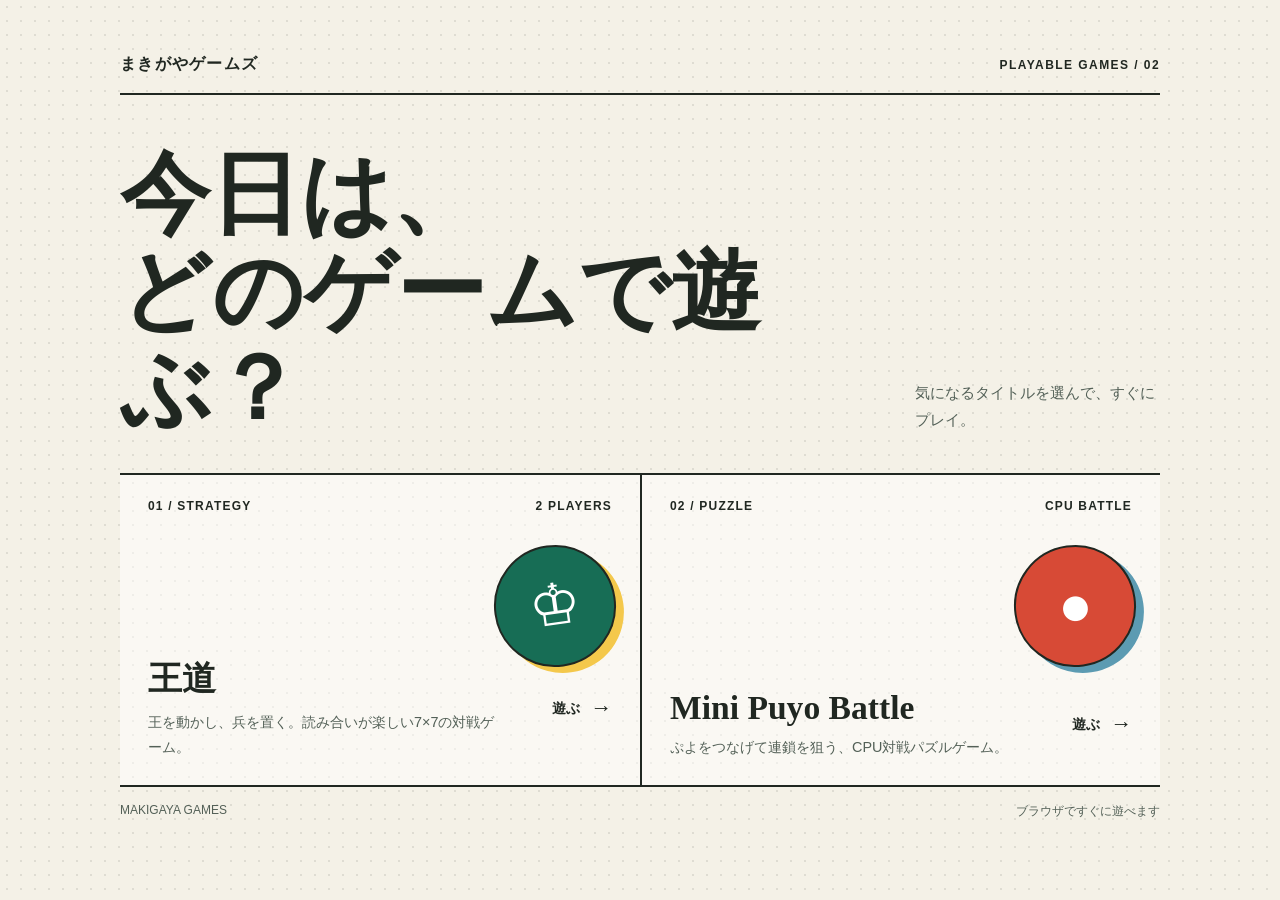
<file: index.html>
<!doctype html>
<html lang="ja">
<head>
  <meta charset="UTF-8" />
  <meta name="viewport" content="width=device-width, initial-scale=1.0" />
  <meta name="theme-color" content="#f4f1e7" />
  <title>まきがやゲームズ</title>
  <style>
    :root {
      color-scheme: light;
      --ink: #202721;
      --paper: #f4f1e7;
      --line: rgba(32, 39, 33, .22);
      --green: #176d55;
      --red: #d74a36;
      --yellow: #f4c84b;
    }

    * { box-sizing: border-box; }

    body {
      margin: 0;
      min-height: 100vh;
      color: var(--ink);
      background-color: var(--paper);
      background-image: radial-gradient(rgba(32, 39, 33, .1) .8px, transparent .8px);
      background-size: 14px 14px;
      font-family: "Yu Gothic", "Hiragino Kaku Gothic ProN", Meiryo, sans-serif;
    }

    .page {
      width: min(1040px, calc(100% - 40px));
      margin: 0 auto;
      padding: 54px 0 36px;
    }

    .masthead {
      display: flex;
      align-items: center;
      justify-content: space-between;
      gap: 20px;
      padding-bottom: 18px;
      border-bottom: 2px solid var(--ink);
    }

    .brand {
      margin: 0;
      font-family: "Yu Mincho", "Hiragino Mincho ProN", serif;
      font-size: 1rem;
      font-weight: 800;
      letter-spacing: .08em;
    }

    .edition {
      margin: 0;
      font-size: .75rem;
      font-weight: 800;
      letter-spacing: .12em;
    }

    .intro {
      display: grid;
      grid-template-columns: 1fr auto;
      align-items: end;
      gap: 24px;
      padding: 52px 0 36px;
    }

    .intro h1 {
      max-width: 700px;
      margin: 0;
      font-family: "Yu Mincho", "Hiragino Mincho ProN", serif;
      font-size: clamp(2.6rem, 8vw, 5.6rem);
      line-height: 1.08;
    }

    .intro p {
      max-width: 245px;
      margin: 0 0 4px;
      color: #536057;
      font-size: .95rem;
      line-height: 1.8;
    }

    .game-list {
      display: grid;
      grid-template-columns: repeat(2, minmax(0, 1fr));
      border-top: 2px solid var(--ink);
      border-bottom: 2px solid var(--ink);
    }

    .game-link {
      position: relative;
      display: flex;
      min-height: 310px;
      flex-direction: column;
      justify-content: space-between;
      overflow: hidden;
      padding: 24px 28px 26px;
      color: var(--ink);
      text-decoration: none;
      background: rgba(255, 255, 255, .48);
      transition: background-color .2s ease, transform .2s ease;
    }

    .game-link + .game-link { border-left: 2px solid var(--ink); }
    .game-link:hover { z-index: 1; background: #fffdf6; transform: translateY(-4px); }
    .game-link:focus-visible { z-index: 2; outline: 4px solid var(--green); outline-offset: -5px; }

    .game-top, .game-bottom {
      display: flex;
      align-items: center;
      justify-content: space-between;
      gap: 16px;
    }

    .game-number, .game-kind {
      margin: 0;
      font-size: .75rem;
      font-weight: 800;
      letter-spacing: .1em;
    }

    .game-art {
      position: absolute;
      top: 70px;
      right: 24px;
      display: grid;
      width: 122px;
      height: 122px;
      place-items: center;
      border: 2px solid var(--ink);
      border-radius: 50%;
      font-size: 3.6rem;
      line-height: 1;
      transform: rotate(-8deg);
    }

    .king .game-art { color: #fff; background: var(--green); box-shadow: 7px 7px 0 var(--yellow); }
    .puyo .game-art { color: #fff; background: var(--red); box-shadow: 7px 7px 0 #5c9bb2; }

    .game-copy { position: relative; z-index: 1; max-width: 75%; }
    .game-copy h2 { margin: 0 0 8px; font-family: "Yu Mincho", "Hiragino Mincho ProN", serif; font-size: 2.1rem; }
    .game-copy p { margin: 0; color: #536057; font-size: .9rem; line-height: 1.7; }

    .play-label {
      display: inline-flex;
      align-items: center;
      gap: 10px;
      font-size: .88rem;
      font-weight: 800;
    }

    .arrow { font-size: 1.35rem; transition: transform .2s ease; }
    .game-link:hover .arrow { transform: translateX(5px); }

    footer {
      display: flex;
      justify-content: space-between;
      gap: 16px;
      padding-top: 16px;
      color: #536057;
      font-size: .75rem;
    }

    footer p { margin: 0; }

    @media (max-width: 680px) {
      .page { width: min(100% - 28px, 520px); padding-top: 28px; }
      .intro { grid-template-columns: 1fr; gap: 14px; padding: 38px 0 26px; }
      .intro p { max-width: 320px; }
      .game-list { grid-template-columns: 1fr; }
      .game-link { min-height: 260px; padding: 20px; }
      .game-link + .game-link { border-top: 2px solid var(--ink); border-left: 0; }
      .game-art { top: 56px; right: 20px; width: 96px; height: 96px; font-size: 2.8rem; }
      .game-copy { max-width: 78%; }
      .game-copy h2 { font-size: 1.75rem; }
      footer { flex-wrap: wrap; }
    }

    @media (prefers-reduced-motion: reduce) {
      *, *::before, *::after { scroll-behavior: auto !important; transition-duration: .01ms !important; }
    }
  </style>
</head>
<body>
  <main class="page">
    <header class="masthead">
      <p class="brand">まきがやゲームズ</p>
      <p class="edition">PLAYABLE GAMES / 02</p>
    </header>

    <section class="intro" aria-labelledby="page-title">
      <h1 id="page-title">今日は、<br />どのゲームで遊ぶ？</h1>
      <p>気になるタイトルを選んで、すぐにプレイ。</p>
    </section>

    <nav class="game-list" aria-label="ゲーム一覧">
      <a class="game-link king" href="./next-game/index.html">
        <div class="game-top">
          <p class="game-number">01 / STRATEGY</p>
          <p class="game-kind">2 PLAYERS</p>
        </div>
        <div class="game-art" aria-hidden="true">♔</div>
        <div class="game-bottom">
          <div class="game-copy">
            <h2>王道</h2>
            <p>王を動かし、兵を置く。読み合いが楽しい7×7の対戦ゲーム。</p>
          </div>
          <span class="play-label">遊ぶ <span class="arrow" aria-hidden="true">→</span></span>
        </div>
      </a>

      <a class="game-link puyo" href="./archives/puyopuyo/puyopuyo.html">
        <div class="game-top">
          <p class="game-number">02 / PUZZLE</p>
          <p class="game-kind">CPU BATTLE</p>
        </div>
        <div class="game-art" aria-hidden="true">●</div>
        <div class="game-bottom">
          <div class="game-copy">
            <h2>Mini Puyo Battle</h2>
            <p>ぷよをつなげて連鎖を狙う、CPU対戦パズルゲーム。</p>
          </div>
          <span class="play-label">遊ぶ <span class="arrow" aria-hidden="true">→</span></span>
        </div>
      </a>
    </nav>

    <footer>
      <p>MAKIGAYA GAMES</p>
      <p>ブラウザですぐに遊べます</p>
    </footer>
  </main>
</body>
</html>
</file>
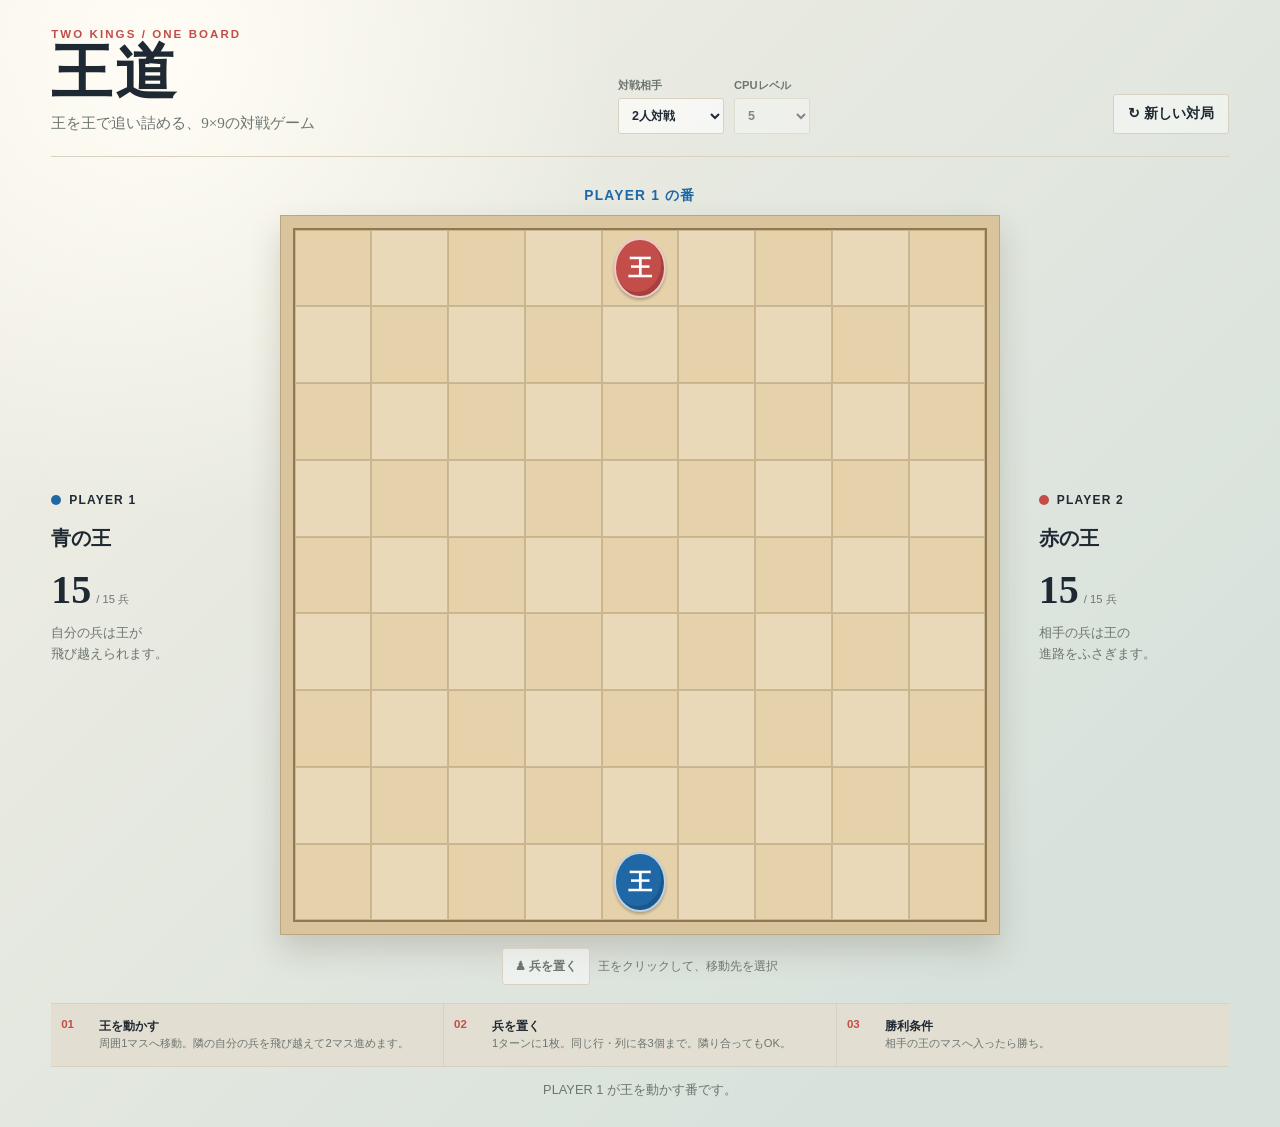
<file: next-game/index.html>
<!doctype html>
<html lang="ja">
<head>
  <meta charset="UTF-8" />
  <meta name="viewport" content="width=device-width, initial-scale=1.0" />
  <title>王道 | 9x9 ボードゲーム</title>
  <link rel="stylesheet" href="./styles.css" />
</head>
<body>
  <main class="app">
    <header class="topbar">
      <div>
        <p class="eyebrow">TWO KINGS / ONE BOARD</p>
        <h1>王道</h1>
        <p class="subtitle">王を王で追い詰める、9×9の対戦ゲーム</p>
      </div>
      <div class="match-settings">
        <label for="opponentMode">対戦相手
          <select id="opponentMode">
            <option value="human">2人対戦</option>
            <option value="cpu">CPU対戦</option>
          </select>
        </label>
        <label for="cpuLevel">CPUレベル
          <select id="cpuLevel" disabled>
            <option value="1">1</option>
            <option value="2">2</option>
            <option value="3">3</option>
            <option value="5" selected>5</option>
            <option value="6">6</option>
            <option value="7">7</option>
            <option value="8">8</option>
            <option value="9">9</option>
            <option value="10">10</option>
            <option value="100">100</option>
          </select>
        </label>
      </div>
      <button class="reset-button" id="resetButton" type="button">↻ 新しい対局</button>
    </header>

    <section class="game-layout">
      <aside class="side-panel player-panel player-one" id="playerOnePanel">
        <div class="player-heading"><span class="player-mark"></span><span>PLAYER 1</span></div>
        <div class="king-label">青の王</div>
        <div class="pawn-count"><strong id="playerOnePawns">15</strong><span>/ 15 兵</span></div>
        <p>自分の兵は王が<br />飛び越えられます。</p>
      </aside>

      <section class="board-area">
        <div class="turn-banner" id="turnBanner">PLAYER 1 の番</div>
        <div class="board-frame">
          <div class="board" id="board" role="grid" aria-label="9×9のゲーム盤"></div>
        </div>
        <div class="action-bar">
          <button class="action-button" id="placeMode" type="button">♟ 兵を置く</button>
          <span class="hint" id="hint">王をクリックして、移動先を選択</span>
        </div>
      </section>

      <aside class="side-panel player-panel player-two" id="playerTwoPanel">
        <div class="player-heading"><span class="player-mark"></span><span id="playerTwoName">PLAYER 2</span></div>
        <div class="king-label">赤の王</div>
        <div class="pawn-count"><strong id="playerTwoPawns">15</strong><span>/ 15 兵</span></div>
        <p>相手の兵は王の<br />進路をふさぎます。</p>
      </aside>
    </section>

    <section class="rules">
      <div><span class="rule-number">01</span><strong>王を動かす</strong><span>周囲1マスへ移動。隣の自分の兵を飛び越えて2マス進めます。</span></div>
      <div><span class="rule-number">02</span><strong>兵を置く</strong><span>1ターンに1枚。同じ行・列に各3個まで。隣り合ってもOK。</span></div>
      <div><span class="rule-number">03</span><strong>勝利条件</strong><span>相手の王のマスへ入ったら勝ち。</span></div>
    </section>
    <p class="status" id="status" aria-live="polite">PLAYER 1 が王を動かす番です。</p>
  </main>

  <div class="victory-overlay" id="victoryOverlay" aria-hidden="true">
    <div class="confetti" id="confetti" aria-hidden="true"></div>
    <div class="victory-card">
      <div class="victory-crown">♛</div>
      <p class="victory-kicker">CHECKMATE</p>
      <h2 id="victoryTitle">PLAYER 1 勝利！</h2>
      <p>相手の王を捕まえました</p>
      <button class="reset-button" id="victoryReset" type="button">もう一度遊ぶ</button>
    </div>
  </div>

  <script src="./game.js"></script>
</body>
</html>
</file>
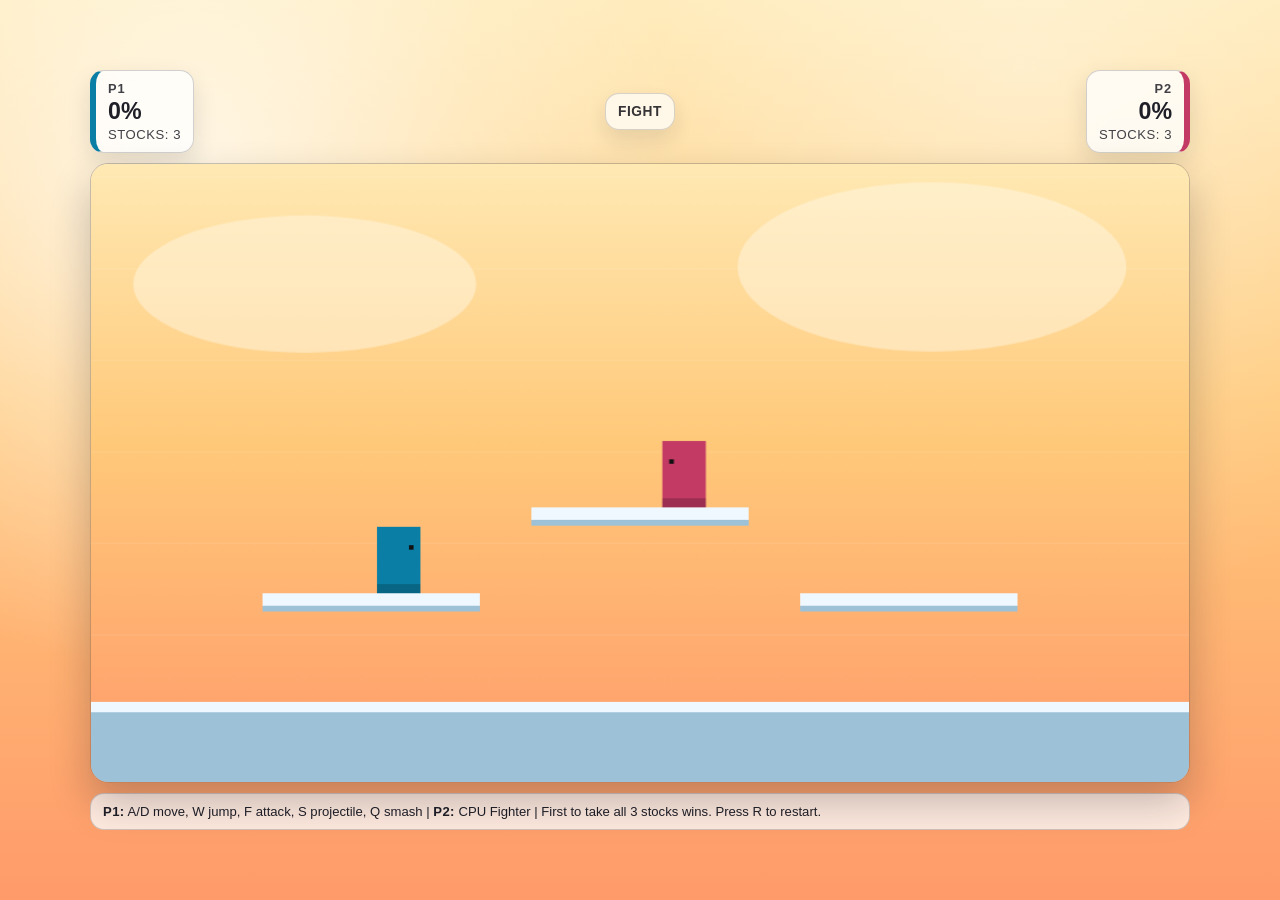
<file: archives/puyopuyo/index.html>
<!doctype html>
<html lang="en">
<head>
	<meta charset="UTF-8" />
	<meta name="viewport" content="width=device-width, initial-scale=1.0" />
	<title>Sky Clash 2D</title>
	<style>
		:root {
			--bg-top: #ffe9b3;
			--bg-mid: #ffc97a;
			--bg-bottom: #ff9a6a;
			--ink: #1f1f28;
			--ui-card: rgba(255, 255, 255, 0.78);
			--ui-border: rgba(31, 31, 40, 0.2);
			--accent-a: #0a7ea4;
			--accent-b: #c33a65;
		}

		* {
			box-sizing: border-box;
		}

		body {
			margin: 0;
			min-height: 100vh;
			color: var(--ink);
			font-family: "Trebuchet MS", "Segoe UI", Tahoma, sans-serif;
			background:
				radial-gradient(circle at 15% 20%, rgba(255, 255, 255, 0.75), transparent 38%),
				radial-gradient(circle at 80% 8%, rgba(255, 255, 255, 0.4), transparent 42%),
				linear-gradient(180deg, var(--bg-top) 0%, var(--bg-mid) 45%, var(--bg-bottom) 100%);
			display: grid;
			place-items: center;
			padding: 18px;
		}

		.wrap {
			width: min(1100px, 96vw);
			display: grid;
			gap: 10px;
		}

		.hud {
			display: grid;
			grid-template-columns: 1fr auto 1fr;
			gap: 10px;
			align-items: center;
		}

		.panel {
			background: var(--ui-card);
			border: 1px solid var(--ui-border);
			border-radius: 14px;
			padding: 10px 12px;
			box-shadow: 0 10px 24px rgba(16, 22, 34, 0.12);
			backdrop-filter: blur(4px);
		}

		.p1 {
			justify-self: start;
			border-left: 6px solid var(--accent-a);
		}

		.p2 {
			justify-self: end;
			text-align: right;
			border-right: 6px solid var(--accent-b);
		}

		.center {
			font-weight: 700;
			letter-spacing: 0.04em;
			text-transform: uppercase;
			font-size: 0.86rem;
			opacity: 0.9;
			text-align: center;
		}

		.name {
			font-weight: 700;
			text-transform: uppercase;
			font-size: 0.8rem;
			letter-spacing: 0.07em;
			opacity: 0.85;
			margin-bottom: 4px;
		}

		.stat {
			font-size: 1.45rem;
			line-height: 1;
			font-weight: 800;
		}

		.stocks {
			font-size: 0.82rem;
			margin-top: 4px;
			opacity: 0.85;
			letter-spacing: 0.04em;
		}

		.stage {
			position: relative;
			border-radius: 18px;
			overflow: hidden;
			border: 1px solid rgba(20, 20, 28, 0.24);
			box-shadow: 0 20px 40px rgba(17, 12, 24, 0.24);
		}

		canvas {
			display: block;
			width: 100%;
			height: auto;
			aspect-ratio: 16 / 9;
			background: transparent;
		}

		.help {
			font-size: 0.82rem;
			background: var(--ui-card);
			border: 1px solid var(--ui-border);
			border-radius: 14px;
			padding: 8px 12px;
			line-height: 1.5;
		}

		.help strong {
			letter-spacing: 0.03em;
		}

		@media (max-width: 800px) {
			.hud {
				grid-template-columns: 1fr;
			}

			.p2 {
				justify-self: start;
				text-align: left;
				border-right: 0;
				border-left: 6px solid var(--accent-b);
			}

			.center {
				order: -1;
			}
		}
	</style>
</head>
<body>
	<div class="wrap">
		<div class="hud">
			<div class="panel p1">
				<div class="name">P1</div>
				<div id="p1Damage" class="stat">0%</div>
				<div id="p1Stocks" class="stocks">STOCKS: 3</div>
			</div>
			<div class="panel center" id="status">Fight</div>
			<div class="panel p2">
				<div class="name">P2</div>
				<div id="p2Damage" class="stat">0%</div>
				<div id="p2Stocks" class="stocks">STOCKS: 3</div>
			</div>
		</div>

		<div class="stage">
			<canvas id="game" width="960" height="540"></canvas>
		</div>

		<div class="help">
			<strong>P1:</strong> A/D move, W jump, F attack, S projectile, Q smash
			| <strong>P2:</strong> CPU Fighter
			| First to take all 3 stocks wins. Press R to restart.
		</div>
	</div>

	<script>
		const canvas = document.getElementById("game");
		const ctx = canvas.getContext("2d");

		const ui = {
			p1Damage: document.getElementById("p1Damage"),
			p2Damage: document.getElementById("p2Damage"),
			p1Stocks: document.getElementById("p1Stocks"),
			p2Stocks: document.getElementById("p2Stocks"),
			status: document.getElementById("status")
		};

		const W = canvas.width;
		const H = canvas.height;

		const WORLD = {
			gravity: 0.42,
			floorY: 470,
			leftBlast: -210,
			rightBlast: W + 210,
			bottomBlast: H + 220,
			topBlast: -280
		};

		const PLATFORMS = [
			{ x: 150, y: 375, w: 190, h: 16 },
			{ x: 620, y: 375, w: 190, h: 16 },
			{ x: 385, y: 300, w: 190, h: 16 }
		];

		const keys = new Set();
		const blockedKeys = new Set(["w", "a", "d", "f", "s", "q", "r"]);

		window.addEventListener("keydown", (e) => {
			const k = e.key.toLowerCase();
			if (blockedKeys.has(k)) e.preventDefault();
			keys.add(k);

			if (k === "r" && game.over) {
				resetMatch();
			}
		});

		window.addEventListener("keyup", (e) => {
			keys.delete(e.key.toLowerCase());
		});

		function mkPlayer(id, color, controls, spawnX) {
			return {
				id,
				color,
				controls,
				x: spawnX,
				y: 60,
				w: 38,
				h: 58,
				vx: 0,
				vy: 0,
				face: id === 1 ? 1 : -1,
				speed: 1.02,
				jumpPower: 9.5,
				grounded: false,
				airJumps: 1,
				maxAirJumps: 1,
				damage: 0,
				stocks: 3,
				hitstun: 0,
				invuln: 0,
				attackCooldown: 0,
				attackBuffer: 0,
				hurtFlash: 0,
				respawnTimer: 0,
				_jumpHeld: false,
				_attackHeld: false,
				_specialHeld: false,
				_smashHeld: false
			};
		}

		const game = {
			over: false,
			winner: null,
			impact: 0,
			attacks: [],
			projectiles: []
		};

		const p1 = mkPlayer(1, "#0a7ea4", { left: "a", right: "d", jump: "w", attack: "f", special: "s", smash: "q" }, 250);
		const p2 = mkPlayer(2, "#c33a65", { left: "j", right: "l", jump: "i", attack: "h" }, 710);

		function resetFighter(p, x) {
			p.x = x;
			p.y = 60;
			p.vx = 0;
			p.vy = 0;
			p.face = p.id === 1 ? 1 : -1;
			p.damage = 0;
			p.hitstun = 0;
			p.invuln = 90;
			p.hurtFlash = 0;
			p.grounded = false;
			p.airJumps = p.maxAirJumps;
			p.attackCooldown = 0;
			p.respawnTimer = 0;
			p._jumpHeld = false;
			p._attackHeld = false;
			p._specialHeld = false;
			p._smashHeld = false;
		}

		function resetMatch() {
			p1.stocks = 3;
			p2.stocks = 3;
			resetFighter(p1, 250);
			resetFighter(p2, 710);
			game.over = false;
			game.winner = null;
			game.attacks = [];
			game.projectiles = [];
			game.impact = 0;
			ui.status.textContent = "Fight";
		}

		function intersects(a, b) {
			return a.x < b.x + b.w && a.x + a.w > b.x && a.y < b.y + b.h && a.y + a.h > b.y;
		}

		function spawnAttack(p) {
			const reach = 42;
			const box = {
				type: "jab",
				owner: p,
				x: p.face === 1 ? p.x + p.w : p.x - reach,
				y: p.y + 14,
				w: reach,
				h: 24,
				ttl: 7,
				damage: 10,
				kbBase: 6.1,
				kbScale: 0.1,
				kbX: 1.34,
				kbY: 0.2
			};
			game.attacks.push(box);
			p.attackCooldown = 22;
			p.attackBuffer = 3;
		}

		function spawnSmash(p) {
			const reach = 72;
			const box = {
				type: "smash",
				owner: p,
				x: p.face === 1 ? p.x + p.w - 4 : p.x - reach + 4,
				y: p.y + 10,
				w: reach,
				h: 36,
				ttl: 10,
				damage: 36,
				kbBase: 16.5,
				kbScale: 0.22,
				kbX: 2.7,
				kbY: 0.07
			};
			game.attacks.push(box);
			p.attackCooldown = 48;
			p.attackBuffer = 7;
		}

		function spawnProjectile(p) {
			const projectile = {
				owner: p,
				x: p.face === 1 ? p.x + p.w + 2 : p.x - 16,
				y: p.y + 22,
				w: 16,
				h: 10,
				vx: p.face * 7.4,
				ttl: 95,
				damage: 8,
				kbBase: 6.4,
				kbScale: 0.1,
				kbX: 1.5,
				kbY: 0.15
			};
			game.projectiles.push(projectile);
			p.attackCooldown = 28;
			p.attackBuffer = 4;
		}

		function applyHit(attack, target) {
			if (target.invuln > 0 || target.respawnTimer > 0) return;

			const dir = attack.owner.face;
			const k = (attack.kbBase + target.damage * attack.kbScale) * 1.22;
			const kbX = attack.kbX ?? 1.18;
			const kbY = attack.kbY ?? 0.2;
			const sideBlastBoost = 1.32;
			target.damage = Math.min(999, target.damage + attack.damage);
			target.vx = dir * (k * kbX * sideBlastBoost);
			target.vy = -(k * kbY) - 0.7;
			target.hitstun = Math.floor(8 + target.damage * 0.14);
			target.invuln = 11;
			target.hurtFlash = 8;
			game.impact = 6;
		}

		function runControls(p) {
			if (p.respawnTimer > 0 || game.over) return;

			const left = keys.has(p.controls.left);
			const right = keys.has(p.controls.right);
			const jump = keys.has(p.controls.jump);
			const attack = keys.has(p.controls.attack);
			const special = !!p.controls.special && keys.has(p.controls.special);
			const smash = !!p.controls.smash && keys.has(p.controls.smash);

			if (p.hitstun <= 0) {
				if (left) {
					p.vx -= p.speed;
					p.face = -1;
				}
				if (right) {
					p.vx += p.speed;
					p.face = 1;
				}

				if (jump && !p._jumpHeld) {
					if (p.grounded) {
						p.vy = -p.jumpPower;
						p.grounded = false;
					} else if (p.airJumps > 0) {
						p.vy = -p.jumpPower * 0.95;
						p.airJumps -= 1;
					}
				}

				if (attack && !p._attackHeld && p.attackCooldown <= 0) {
					spawnAttack(p);
				}

				if (special && !p._specialHeld && p.attackCooldown <= 0) {
					spawnProjectile(p);
				}

				if (smash && !p._smashHeld && p.attackCooldown <= 0) {
					spawnSmash(p);
				}
			}

			p._jumpHeld = jump;
			p._attackHeld = attack;
			p._specialHeld = special;
			p._smashHeld = smash;
		}

		function runCpuControls(p, target) {
			if (p.respawnTimer > 0 || game.over) return;

			if (p.hitstun > 0) return;

			const pCenterX = p.x + p.w * 0.5;
			const tCenterX = target.x + target.w * 0.5;
			const dx = tCenterX - pCenterX;
			const adx = Math.abs(dx);
			const dy = target.y - p.y;

			const edgeGuard = 60;
			if (p.x < edgeGuard) {
				p.vx += p.speed;
				p.face = 1;
			} else if (p.x + p.w > W - edgeGuard) {
				p.vx -= p.speed;
				p.face = -1;
			} else {
				const keepDistance = 42;
				if (adx > keepDistance + 14) {
					if (dx < 0) {
						p.vx -= p.speed;
						p.face = -1;
					} else {
						p.vx += p.speed;
						p.face = 1;
					}
				}
			}

			if (p.grounded && dy < -42 && Math.random() < 0.08) {
				p.vy = -p.jumpPower;
				p.grounded = false;
			}

			const needsRecoveryJump = !p.grounded && p.y > WORLD.floorY - 120 && p.vy > 1.2;
			if (needsRecoveryJump && p.airJumps > 0) {
				p.vy = -p.jumpPower * 0.95;
				p.airJumps -= 1;
			}

			const inRange = adx < 70 && Math.abs(dy) < 46;
			const smashRange = adx < 52 && Math.abs(dy) < 34;
			if (inRange && p.attackCooldown <= 0 && Math.random() < 0.35) {
				spawnAttack(p);
			} else if (smashRange && p.attackCooldown <= 0 && Math.random() < 0.14) {
				spawnSmash(p);
			}
		}

		function resolveStageCollision(p) {
			p.grounded = false;

			if (p.y + p.h >= WORLD.floorY) {
				p.y = WORLD.floorY - p.h;
				p.vy = 0;
				p.grounded = true;
				p.airJumps = p.maxAirJumps;
			}

			for (const plat of PLATFORMS) {
				const wasAbove = p.y + p.h - p.vy <= plat.y;
				const willOverlapX = p.x + p.w > plat.x && p.x < plat.x + plat.w;

				if (willOverlapX && wasAbove && p.y + p.h >= plat.y && p.y + p.h <= plat.y + plat.h + 10 && p.vy >= 0) {
					p.y = plat.y - p.h;
					p.vy = 0;
					p.grounded = true;
					p.airJumps = p.maxAirJumps;
				}
			}
		}

		function updatePlayer(p, inputMode, target) {
			if (p.respawnTimer > 0) {
				p.respawnTimer -= 1;
				if (p.respawnTimer <= 0) {
					const spawnX = p.id === 1 ? 250 : 710;
					resetFighter(p, spawnX);
				}
				return;
			}

			if (inputMode === "cpu") {
				runCpuControls(p, target);
			} else {
				runControls(p);
			}

			if (p.hitstun > 0) p.hitstun -= 1;
			if (p.invuln > 0) p.invuln -= 1;
			if (p.attackCooldown > 0) p.attackCooldown -= 1;
			if (p.attackBuffer > 0) p.attackBuffer -= 1;
			if (p.hurtFlash > 0) p.hurtFlash -= 1;

			p.vy += WORLD.gravity;

			const maxH = p.hitstun > 0 ? 10.2 : 7.6;
			if (p.vx > maxH) p.vx = maxH;
			if (p.vx < -maxH) p.vx = -maxH;

			const drag = p.grounded ? 0.77 : 0.92;
			p.vx *= drag;

			p.x += p.vx;
			p.y += p.vy;

			resolveStageCollision(p);

			const blastOut =
				p.x + p.w < WORLD.leftBlast ||
				p.x > WORLD.rightBlast ||
				p.y > WORLD.bottomBlast ||
				p.y + p.h < WORLD.topBlast;

			if (blastOut && !game.over) {
				p.stocks -= 1;
				if (p.stocks <= 0) {
					game.over = true;
					game.winner = p.id === 1 ? 2 : 1;
					ui.status.textContent = "P" + game.winner + " Wins - Press R";
				} else {
					p.respawnTimer = 75;
				}
			}
		}

		function updateAttacks() {
			for (let i = game.attacks.length - 1; i >= 0; i -= 1) {
				const a = game.attacks[i];
				a.ttl -= 1;

				const target = a.owner === p1 ? p2 : p1;
				const hurtbox = { x: target.x, y: target.y, w: target.w, h: target.h };

				if (a.ttl > 0 && intersects(a, hurtbox)) {
					applyHit(a, target);
					a.ttl = 0;
				}

				if (a.ttl <= 0) game.attacks.splice(i, 1);
			}
		}

		function updateProjectiles() {
			for (let i = game.projectiles.length - 1; i >= 0; i -= 1) {
				const b = game.projectiles[i];
				b.x += b.vx;
				b.ttl -= 1;

				const target = b.owner === p1 ? p2 : p1;
				const hurtbox = { x: target.x, y: target.y, w: target.w, h: target.h };

				if (b.ttl > 0 && intersects(b, hurtbox)) {
					applyHit(b, target);
					b.ttl = 0;
				}

				const out = b.x + b.w < -40 || b.x > W + 40;
				if (b.ttl <= 0 || out) game.projectiles.splice(i, 1);
			}
		}

		function drawBackground(t) {
			const g = ctx.createLinearGradient(0, 0, 0, H);
			g.addColorStop(0, "#ffe9b3");
			g.addColorStop(0.45, "#ffc97a");
			g.addColorStop(1, "#ff9a6a");
			ctx.fillStyle = g;
			ctx.fillRect(0, 0, W, H);

			ctx.save();
			const drift = Math.sin(t * 0.00035) * 14;
			ctx.globalAlpha = 0.45;
			ctx.fillStyle = "#fff8e8";
			ctx.beginPath();
			ctx.ellipse(180 + drift, 105, 150, 60, 0, 0, Math.PI * 2);
			ctx.ellipse(740 - drift * 0.7, 90, 170, 74, 0, 0, Math.PI * 2);
			ctx.fill();
			ctx.restore();

			for (let i = 0; i < 7; i += 1) {
				ctx.fillStyle = "rgba(255,255,255,0.09)";
				ctx.fillRect(0, i * 80 + (t * 0.02 % 18), W, 1);
			}
		}

		function drawStage() {
			ctx.fillStyle = "#f0f8ff";
			ctx.fillRect(0, WORLD.floorY, W, H - WORLD.floorY);

			ctx.fillStyle = "#9dc2d8";
			ctx.fillRect(0, WORLD.floorY + 9, W, H - WORLD.floorY);

			for (const p of PLATFORMS) {
				ctx.fillStyle = "#f0f8ff";
				ctx.fillRect(p.x, p.y, p.w, p.h);
				ctx.fillStyle = "#9dc2d8";
				ctx.fillRect(p.x, p.y + p.h - 5, p.w, 5);
			}
		}

		function drawPlayer(p) {
			if (p.respawnTimer > 0) {
				if (Math.floor(p.respawnTimer / 7) % 2 === 0) return;
			}

			ctx.save();

			if (p.invuln > 0 && Math.floor(p.invuln / 4) % 2 === 0) {
				ctx.globalAlpha = 0.55;
			}

			const bob = p.grounded ? 0 : Math.sin(performance.now() * 0.02) * 0.6;
			const x = p.x;
			const y = p.y + bob;

			ctx.fillStyle = p.hurtFlash > 0 ? "#fff0f0" : p.color;
			ctx.fillRect(x, y, p.w, p.h);

			ctx.fillStyle = "rgba(0,0,0,0.2)";
			ctx.fillRect(x, y + p.h - 8, p.w, 8);

			ctx.fillStyle = "#111";
			const eyeX = p.face === 1 ? x + p.w - 10 : x + 6;
			ctx.fillRect(eyeX, y + 16, 4, 4);

			if (p.attackBuffer > 0) {
				ctx.strokeStyle = "rgba(255,255,255,0.92)";
				ctx.lineWidth = 3;
				const cx = p.face === 1 ? x + p.w + 9 : x - 9;
				const arcRadius = Math.max(2, 9 + (3 - p.attackBuffer) * 5);
				ctx.beginPath();
				ctx.arc(cx, y + 24, arcRadius, 0.2, Math.PI * 1.8);
				ctx.stroke();
			}

			ctx.restore();
		}

		function drawAttacks() {
			ctx.save();
			ctx.fillStyle = "rgba(255,255,255,0.28)";
			for (const a of game.attacks) {
				ctx.fillRect(a.x, a.y, a.w, a.h);
			}
			ctx.restore();
		}

		function drawProjectiles() {
			ctx.save();
			for (const b of game.projectiles) {
				const grad = ctx.createLinearGradient(b.x, b.y, b.x + b.w, b.y);
				grad.addColorStop(0, "#f8ffcf");
				grad.addColorStop(1, "#ffb86b");
				ctx.fillStyle = grad;
				ctx.fillRect(b.x, b.y, b.w, b.h);
				ctx.fillStyle = "rgba(255,255,255,0.6)";
				ctx.fillRect(b.x + 3, b.y + 2, b.w - 6, 2);
			}
			ctx.restore();
		}

		function updateUI() {
			ui.p1Damage.textContent = Math.floor(p1.damage) + "%";
			ui.p2Damage.textContent = Math.floor(p2.damage) + "%";
			ui.p1Stocks.textContent = "STOCKS: " + p1.stocks;
			ui.p2Stocks.textContent = "STOCKS: " + p2.stocks;
			if (!game.over) ui.status.textContent = "Fight";
		}

		function step(t) {
			if (!game.over) {
				updatePlayer(p1, "human", p2);
				updatePlayer(p2, "cpu", p1);
				updateAttacks();
				updateProjectiles();
			}

			if (game.impact > 0) game.impact -= 1;
			updateUI();

			ctx.save();
			if (game.impact > 0) {
				const s = game.impact;
				ctx.translate((Math.random() - 0.5) * s * 1.2, (Math.random() - 0.5) * s * 1.2);
			}

			drawBackground(t);
			drawStage();
			drawAttacks();
			drawProjectiles();
			drawPlayer(p1);
			drawPlayer(p2);
			ctx.restore();

			if (game.over) {
				ctx.save();
				ctx.fillStyle = "rgba(10,12,20,0.45)";
				ctx.fillRect(0, 0, W, H);
				ctx.fillStyle = "#fff";
				ctx.textAlign = "center";
				ctx.font = "bold 54px Trebuchet MS";
				ctx.fillText("P" + game.winner + " Wins", W / 2, H / 2 - 8);
				ctx.font = "bold 24px Trebuchet MS";
				ctx.fillText("Press R to Restart", W / 2, H / 2 + 36);
				ctx.restore();
			}

			requestAnimationFrame(step);
		}

		resetMatch();
		requestAnimationFrame(step);
	</script>
</body>
</html>
</file>
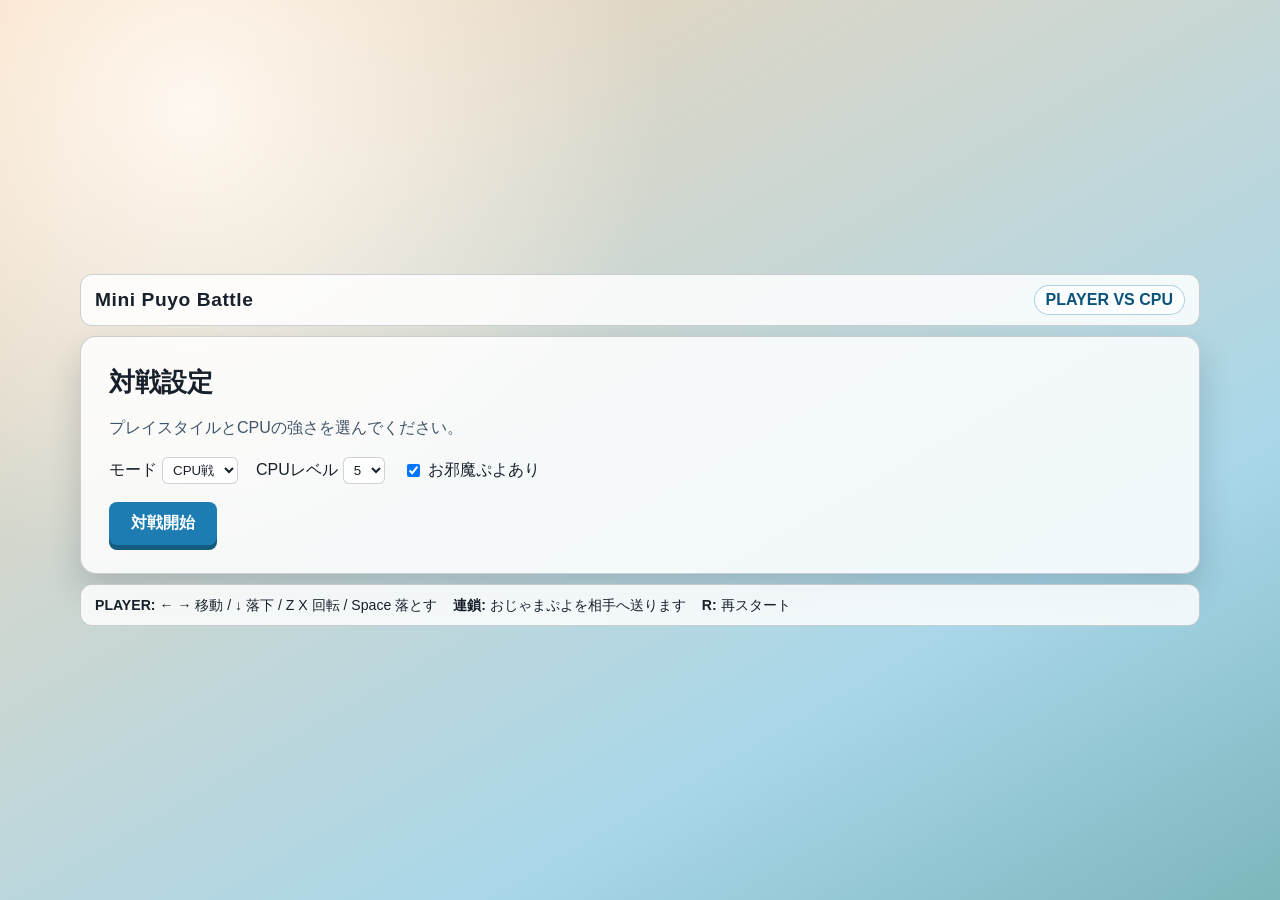
<file: puyopuyo.html>
<!doctype html>
<html lang="ja">
<head>
  <meta charset="UTF-8" />
  <meta name="viewport" content="width=device-width, initial-scale=1.0" />
  <title>Mini Puyo Battle</title>
  <style>
    :root { --ink: #17202b; --line: rgba(23, 32, 43, .2); --panel: rgba(255, 255, 255, .84); }
    * { box-sizing: border-box; }
    body { margin: 0; min-height: 100vh; display: grid; place-items: center; padding: 14px; color: var(--ink); font-family: "Trebuchet MS", "Yu Gothic", sans-serif; background: radial-gradient(circle at 15% 12%, #fff8ef 0, transparent 35%), linear-gradient(150deg, #f7d6b5, #a9d7e9 72%, #7db6bd); }
    .app { width: min(1120px, 98vw); display: grid; gap: 10px; }
    .header, .help { background: var(--panel); border: 1px solid var(--line); border-radius: 12px; padding: 10px 14px; backdrop-filter: blur(4px); }
    .header { display: flex; justify-content: space-between; align-items: center; gap: 12px; flex-wrap: wrap; }
    .title { font-size: 1.2rem; font-weight: 800; letter-spacing: .03em; }
    .status { padding: 5px 11px; border: 1px solid rgba(29, 125, 179, .35); border-radius: 999px; color: #0b537b; background: rgba(255,255,255,.7); font-weight: 700; }
    .settings { display: flex; flex-wrap: wrap; align-items: center; gap: 8px 12px; font-size: .84rem; }
    .settings label { display: inline-flex; align-items: center; gap: 5px; white-space: nowrap; }
    .settings select { border: 1px solid var(--line); border-radius: 6px; padding: 4px 6px; color: var(--ink); background: #fff; }
    .setup { display: grid; gap: 18px; padding: 28px; border: 1px solid var(--line); border-radius: 16px; background: var(--panel); box-shadow: 0 16px 34px rgba(15,22,40,.18); }
    .setup h2 { margin: 0; font-size: 1.6rem; }
    .setup p { margin: 0; color: #405568; }
    .setup .settings { gap: 14px 18px; font-size: 1rem; }
    .start-button { width: fit-content; border: 0; border-radius: 8px; padding: 11px 22px; color: #fff; background: #1d7db3; font: 800 1rem "Trebuchet MS", "Yu Gothic", sans-serif; cursor: pointer; box-shadow: 0 5px 0 #145b80; }
    .start-button:active { transform: translateY(3px); box-shadow: 0 2px 0 #145b80; }
    .game-ui { display: none; }
    body.started .setup { display: none; }
    body.started .game-ui { display: block; }
    .stage-wrap { overflow: hidden; border: 1px solid var(--line); border-radius: 16px; background: #b9e2ef; box-shadow: 0 16px 34px rgba(15,22,40,.2); }
    canvas { display: block; width: 100%; height: auto; aspect-ratio: 16 / 10; }
    .help { display: flex; flex-wrap: wrap; gap: 8px 16px; line-height: 1.45; font-size: .88rem; }
    .touch-controls { display: none; background: var(--panel); border: 1px solid var(--line); border-radius: 12px; padding: 10px 14px; backdrop-filter: blur(4px); gap: 12px; align-items: center; justify-content: center; }
    .touch-controls .touch-group { display: flex; gap: 6px; align-items: center; }
    .touch-btn { display: inline-flex; align-items: center; justify-content: center; width: 54px; height: 54px; border: 1px solid var(--line); border-radius: 10px; background: rgba(255,255,255,.72); color: var(--ink); font-size: 1.4rem; font-weight: 700; cursor: pointer; user-select: none; -webkit-user-select: none; touch-action: manipulation; -webkit-tap-highlight-color: transparent; box-shadow: 0 3px 0 rgba(0,0,0,.12); transition: transform .06s, box-shadow .06s; }
    .touch-btn:active, .touch-btn.active { transform: translateY(2px); box-shadow: 0 1px 0 rgba(0,0,0,.12); background: rgba(200,220,240,.9); }
    .touch-btn.wide { width: 80px; font-size: 1rem; }
    .touch-btn.drop { background: rgba(29,125,179,.25); border-color: rgba(29,125,179,.4); }
    .touch-btn.drop:active, .touch-btn.drop.active { background: rgba(29,125,179,.45); }
    .touch-btn.restart { width: 54px; font-size: .85rem; background: rgba(255,93,115,.15); border-color: rgba(255,93,115,.3); }
    .touch-btn.restart:active, .touch-btn.restart.active { background: rgba(255,93,115,.35); }
    .touch-sep { width: 1px; height: 40px; background: var(--line); margin: 0 4px; }
    body.touch-device .touch-controls { display: flex; }
    @media (pointer: coarse) { .touch-controls { display: flex; } }
    @media (max-width: 700px) { .title { font-size: 1rem; } .status { font-size: .82rem; } .help { font-size: .78rem; } .touch-btn { width: 46px; height: 46px; font-size: 1.2rem; } .touch-btn.wide { width: 68px; font-size: .85rem; } }
  </style>
</head>
<body>
  <div class="app">
    <div class="header"><div class="title">Mini Puyo Battle</div><div class="status" id="status">SETTING</div></div>
    <section class="setup" id="setup"><h2>対戦設定</h2><p>プレイスタイルとCPUの強さを選んでください。</p><div class="settings"><label>モード <select id="mode"><option value="cpu">CPU戦</option><option value="solo">個人戦</option></select></label><label>CPUレベル <select id="cpuLevel"><option value="1">1</option><option value="2">2</option><option value="3">3</option><option value="4">4</option><option value="5" selected>5</option><option value="6">6</option><option value="7">7</option><option value="8">8</option><option value="9">9</option></select></label><label><input id="garbage" type="checkbox" checked /> お邪魔ぷよあり</label></div><button class="start-button" id="startButton" type="button">対戦開始</button></section>
    <div class="stage-wrap game-ui"><canvas id="game" width="1120" height="700" aria-label="ぷよぷよ CPU対戦ゲーム"></canvas></div>
    <div class="help game-ui"><span><strong>PLAYER:</strong> ← → 移動 / ↓ 落下 / Z X 回転 / Space 落とす</span><span><strong>連鎖:</strong> おじゃまぷよを相手へ送ります</span><span><strong>R:</strong> 再スタート</span></div>
    <div class="touch-controls game-ui" id="touchControls">
      <div class="touch-group">
        <button class="touch-btn" data-key="arrowleft" aria-label="左移動">◀</button>
        <button class="touch-btn" data-key="arrowdown" aria-label="下移動">▼</button>
        <button class="touch-btn" data-key="arrowright" aria-label="右移動">▶</button>
      </div>
      <div class="touch-sep"></div>
      <div class="touch-group">
        <button class="touch-btn" data-key="z" aria-label="左回転">↺</button>
        <button class="touch-btn" data-key="x" aria-label="右回転">↻</button>
      </div>
      <div class="touch-sep"></div>
      <div class="touch-group">
        <button class="touch-btn wide drop" data-key=" " aria-label="落とす">ドロップ</button>
      </div>
      <div class="touch-sep"></div>
      <div class="touch-group">
        <button class="touch-btn restart" data-key="r" aria-label="再スタート">再戦</button>
      </div>
    </div>
  </div>
  <script>
    const canvas = document.getElementById("game");
    const ctx = canvas.getContext("2d");
    const statusEl = document.getElementById("status");
    const COLS = 6, ROWS = 14, VISIBLE_ROWS = 12, CELL = 38, BOARD_Y = 150, DROP_FRAMES = 30, GARBAGE = 5;
    const COLORS = ["#ff5d73", "#3c9bff", "#ffd74d", "#58c87b", "#b36df2", "#95a3ad"];
    const player = makeGame("PLAYER"), cpu = makeGame("CPU");
    const match = { over: false, winner: "" };
    const effects = [];
    const settings = { mode: "cpu", cpuLevel: 5, garbage: true };
    const modeEl = document.getElementById("mode"), cpuLevelEl = document.getElementById("cpuLevel"), garbageEl = document.getElementById("garbage"), startButton = document.getElementById("startButton");
    const held = new Set(), once = new Set();

    function makeBoard() { return Array.from({ length: ROWS }, () => Array(COLS).fill(null)); }
    function makeGame(name) { return { name, board: makeBoard(), current: null, next: null, score: 0, chain: 0, lastClear: 0, garbage: 0, frame: 0, lockDelay: 0, aiMove: null, aiWait: 0, gameOver: false }; }
    function randColor() { return Math.floor(Math.random() * 5); }
    function makePair() { return { x: 2, y: 1, dx: 0, dy: -1, c1: randColor(), c2: randColor() }; }
    function cells(pair) { return [{ x: pair.x, y: pair.y, color: pair.c1 }, { x: pair.x + pair.dx, y: pair.y + pair.dy, color: pair.c2 }]; }
    function inside(x, y) { return x >= 0 && x < COLS && y < ROWS; }
    function canOccupy(game, x, y) { return inside(x, y) && (y < 0 || game.board[y][x] === null); }
    function canPlace(game, pair) { return cells(pair).every((c) => canOccupy(game, c.x, c.y)); }
    function resetGame(game) { game.board = makeBoard(); game.current = makePair(); game.next = makePair(); game.score = 0; game.chain = 0; game.lastClear = 0; game.garbage = 0; game.frame = 0; game.lockDelay = 0; game.aiMove = null; game.aiWait = 0; game.gameOver = !canPlace(game, game.current); }
    function resetMatch() { resetGame(player); resetGame(cpu); effects.length = 0; match.over = false; match.winner = ""; statusEl.textContent = settings.mode === "cpu" ? "PLAYER VS CPU" : "SOLO PLAY"; }
    function movePair(game, dx, dy) { const moved = { ...game.current, x: game.current.x + dx, y: game.current.y + dy }; if (!canPlace(game, moved)) return false; game.current = moved; return true; }
    function rotatePair(game, direction) { const p = game.current; const rotated = { ...p, dx: -p.dy * direction, dy: p.dx * direction }; if (canPlace(game, rotated)) { game.current = rotated; return true; } for (const kick of [{ x: 1, y: 0 }, { x: -1, y: 0 }, { x: 0, y: 1 }]) { const kicked = { ...rotated, x: rotated.x + kick.x, y: rotated.y + kick.y }; if (canPlace(game, kicked)) { game.current = kicked; return true; } } return false; }
    function clearGroup(game, startX, startY, visited) { const color = game.board[startY][startX]; if (color === null || color === GARBAGE) return []; const stack = [{ x: startX, y: startY }], group = []; visited[startY][startX] = true; while (stack.length) { const node = stack.pop(); group.push(node); for (const d of [{ x: 1, y: 0 }, { x: -1, y: 0 }, { x: 0, y: 1 }, { x: 0, y: -1 }]) { const x = node.x + d.x, y = node.y + d.y; if (inside(x, y) && y >= 0 && !visited[y][x] && game.board[y][x] === color) { visited[y][x] = true; stack.push({ x, y }); } } } return group; }
    function applyGravity(game) { let moved = false; for (let y = ROWS - 2; y >= 0; y--) for (let x = 0; x < COLS; x++) if (game.board[y][x] !== null && game.board[y + 1][x] === null) { game.board[y + 1][x] = game.board[y][x]; game.board[y][x] = null; moved = true; } return moved; }
    function clearGroups(game, animate = true, chain = 1) { const visited = Array.from({ length: ROWS }, () => Array(COLS).fill(false)), cleared = []; for (let y = 0; y < ROWS; y++) for (let x = 0; x < COLS; x++) if (game.board[y][x] !== null && !visited[y][x]) { const group = clearGroup(game, x, y, visited); if (group.length >= 4) cleared.push(...group.map((cell) => ({ ...cell, color: game.board[cell.y][cell.x] }))); } if (animate && cleared.length) spawnFireworks(game, cleared, chain); for (const c of cleared) game.board[c.y][c.x] = null; return cleared.length; }
    function resolve(game, animate = true) { let chain = 0, total = 0; while (true) { while (applyGravity(game)); const cleared = clearGroups(game, animate, chain + 1); if (!cleared) break; chain++; total += cleared; game.score += cleared * 12 + chain * chain * 40; } game.chain = chain; game.lastClear = total; return { cleared: total, chain }; }
    function spawnFireworks(game, cleared, chain) { const boardX = game === player ? 120 : 690; const offset = ROWS - VISIBLE_ROWS; const blobs = cleared.filter((cell) => cell.y >= offset).map((cell) => ({ x: boardX + cell.x * CELL, y: BOARD_Y + (cell.y - offset) * CELL, color: cell.color })); const count = Math.min(14, 2 + Math.ceil(cleared.length / 3) + chain * chain); for (let burst = 0; burst < count; burst++) { const centerX = boardX + 12 + Math.random() * (COLS * CELL - 24); const centerY = BOARD_Y + 42 + Math.random() * (VISIBLE_ROWS * CELL - 100); const color = Math.floor(Math.random() * 5); const particles = []; const particleCount = 20 + chain * 12 + Math.floor(cleared.length * 1.5); for (let i = 0; i < particleCount; i++) { const angle = Math.PI * 2 * i / particleCount + Math.random() * .16; const speed = 1.4 + Math.random() * (2.4 + chain * .65); particles.push({ x: centerX, y: centerY, vx: Math.cos(angle) * speed, vy: Math.sin(angle) * speed, life: 28 + Math.random() * 18, size: 1.5 + Math.random() * 2.5 }); } effects.push({ x: centerX, y: centerY, color, blobs, particles, life: 58, flash: 1 }); } }
    function updateEffects() { for (let i = effects.length - 1; i >= 0; i--) { const effect = effects[i]; effect.life--; effect.flash *= .88; for (const particle of effect.particles) { particle.x += particle.vx; particle.y += particle.vy; particle.vx *= .97; particle.vy = particle.vy * .97 + .045; particle.life--; } if (effect.life <= 0) effects.splice(i, 1); } }
    function drawEffects() { ctx.save(); ctx.globalCompositeOperation = "lighter"; for (const effect of effects) { const alpha = Math.max(0, effect.life / 58); if (effect.life > 22 && Math.floor(effect.life / 4) % 2 === 0) for (const blob of effect.blobs) drawBlob(blob.x, blob.y, blob.color, .9); if (effect.flash > .05) { ctx.fillStyle = `rgba(255,255,255,${effect.flash * .45})`; ctx.beginPath(); ctx.arc(effect.x, effect.y, 24 + (1 - alpha) * 28, 0, Math.PI * 2); ctx.fill(); } if (effect.life <= 42) for (const particle of effect.particles) { if (particle.life <= 0) continue; const particleAlpha = Math.min(1, particle.life / 12) * alpha; ctx.fillStyle = `${COLORS[effect.color]}`; ctx.globalAlpha = particleAlpha; ctx.beginPath(); ctx.arc(particle.x, particle.y, particle.size, 0, Math.PI * 2); ctx.fill(); ctx.strokeStyle = ctx.fillStyle; ctx.lineWidth = 1.5; ctx.beginPath(); ctx.moveTo(particle.x, particle.y); ctx.lineTo(particle.x - particle.vx * 3, particle.y - particle.vy * 3); ctx.stroke(); } } ctx.restore(); }
    function addGarbage(game) { while (game.garbage > 0) { let placed = false; for (let x = 0; x < COLS && game.garbage > 0; x++) for (let y = ROWS - 1; y >= 0 && game.garbage > 0; y--) if (game.board[y][x] === null) { game.board[y][x] = GARBAGE; game.garbage--; placed = true; break; } if (!placed) { game.gameOver = true; break; } } }
    function placePair(game, animate = true) { for (const c of cells(game.current)) { if (c.y < 0) { game.gameOver = true; return { cleared: 0, chain: 0 }; } game.board[c.y][c.x] = c.color; } const result = resolve(game, animate); game.current = game.next; game.current.x = 2; game.current.y = 1; game.current.dx = 0; game.current.dy = -1; game.next = makePair(); addGarbage(game); if (!canPlace(game, game.current)) game.gameOver = true; return result; }
    function sendGarbage(to, result) { if (settings.garbage && settings.mode === "cpu") to.garbage += Math.max(0, Math.floor((result.cleared + result.chain * 2) / 4)); }
    function copyGame(game) { return { board: game.board.map((row) => [...row]), current: { ...game.current }, next: game.next, score: 0, chain: 0, garbage: 0 }; }
    function simulate(game, x, rotation) { const test = copyGame(game); test.current.x = x; test.current.y = 1; test.current.dx = [0, 1, 0, -1][rotation]; test.current.dy = [-1, 0, 1, 0][rotation]; if (!canPlace(test, test.current)) return null; while (movePair(test, 0, 1)); const result = placePair(test, false); let height = 0, holes = 0; for (let col = 0; col < COLS; col++) { let found = false; for (let y = 0; y < ROWS; y++) { if (test.board[y][col] !== null) { found = true; height += ROWS - y; } else if (found) holes++; } } return { x, rotation, value: result.cleared * 100 + result.chain * 500 - height * 2 - holes * 30 }; }
    function chooseCpuMove(game) { let best = null; const noise = (10 - settings.cpuLevel) * 35; for (let rotation = 0; rotation < 4; rotation++) for (let x = 0; x < COLS; x++) { const candidate = simulate(game, x, rotation); if (candidate) { candidate.value += Math.random() * noise; if (!best || candidate.value > best.value) best = candidate; } } return best || { x: 2, rotation: 0 }; }
    function updateCpu() { if (settings.mode !== "cpu" || cpu.gameOver || match.over) return; if (!cpu.aiMove) { cpu.aiMove = chooseCpuMove(cpu); cpu.aiWait = 90 + (9 - settings.cpuLevel) * 8; } if (cpu.aiWait > 0) { cpu.aiWait--; return; } const target = cpu.aiMove; let currentRotation = [0, 1, 2, 3].findIndex((r) => cpu.current.dx === [0, 1, 0, -1][r] && cpu.current.dy === [-1, 0, 1, 0][r]); if (currentRotation < 0) currentRotation = 0; if (currentRotation !== target.rotation) { rotatePair(cpu, 1); return; } if (cpu.current.x < target.x) { movePair(cpu, 1, 0); return; } if (cpu.current.x > target.x) { movePair(cpu, -1, 0); return; } while (movePair(cpu, 0, 1)); const result = placePair(cpu); sendGarbage(player, result); cpu.aiMove = null; }
    function updatePlayer() { if (player.gameOver || match.over) return; if (once.has("arrowleft")) movePair(player, -1, 0); if (once.has("arrowright")) movePair(player, 1, 0); if (once.has("z")) rotatePair(player, -1); if (once.has("x")) rotatePair(player, 1); if (once.has(" ")) { while (movePair(player, 0, 1)); const result = placePair(player); sendGarbage(cpu, result); player.frame = 0; } const interval = held.has("arrowdown") ? 4 : DROP_FRAMES; if (player.frame % interval === 0 && !movePair(player, 0, 1)) { player.lockDelay++; if (player.lockDelay >= 1) { player.lockDelay = 0; const result = placePair(player); sendGarbage(cpu, result); player.frame = 0; } } else if (player.current) player.lockDelay = 0; player.frame++; }
    function updateMatch() { const ended = settings.mode === "cpu" ? player.gameOver || cpu.gameOver : player.gameOver; if (!match.over && ended) { match.over = true; match.winner = player.gameOver ? (settings.mode === "cpu" ? "CPU" : "GAME") : "PLAYER"; statusEl.textContent = match.winner + " WIN"; } }
    function roundedRect(x, y, w, h, r) { ctx.beginPath(); ctx.moveTo(x + r, y); ctx.lineTo(x + w - r, y); ctx.quadraticCurveTo(x + w, y, x + w, y + r); ctx.lineTo(x + w, y + h - r); ctx.quadraticCurveTo(x + w, y + h, x + w - r, y + h); ctx.lineTo(x + r, y + h); ctx.quadraticCurveTo(x, y + h, x, y + h - r); ctx.lineTo(x, y + r); ctx.quadraticCurveTo(x, y, x + r, y); ctx.closePath(); }
    function drawBlob(x, y, color, alpha = 1) { ctx.save(); ctx.globalAlpha = alpha; ctx.fillStyle = COLORS[color]; roundedRect(x + 2, y + 2, CELL - 4, CELL - 4, 12); ctx.fill(); ctx.fillStyle = "rgba(255,255,255,.55)"; ctx.beginPath(); ctx.ellipse(x + CELL * .36, y + CELL * .34, CELL * .14, CELL * .12, 0, 0, Math.PI * 2); ctx.fill(); if (color !== GARBAGE) { ctx.fillStyle = "#17202b"; ctx.strokeStyle = "#17202b"; ctx.lineWidth = 2; ctx.beginPath(); if (color === 0) { ctx.moveTo(x + 9, y + 17); ctx.lineTo(x + 16, y + 19); ctx.moveTo(x + 22, y + 19); ctx.lineTo(x + 29, y + 17); } else if (color === 1) { ctx.moveTo(x + 9, y + 19); ctx.quadraticCurveTo(x + 13, y + 16, x + 17, y + 19); ctx.moveTo(x + 21, y + 19); ctx.quadraticCurveTo(x + 25, y + 16, x + 29, y + 19); } else { ctx.arc(x + 13, y + 20, color === 2 ? 3.8 : 3.2, 0, Math.PI * 2); ctx.arc(x + 25, y + 20, color === 2 ? 3.8 : 3.2, 0, Math.PI * 2); } ctx.stroke(); if (color !== 1) { ctx.fillStyle = "#17202b"; ctx.beginPath(); ctx.arc(x + 13, y + 20, color === 2 ? 3.8 : 3.2, 0, Math.PI * 2); ctx.arc(x + 25, y + 20, color === 2 ? 3.8 : 3.2, 0, Math.PI * 2); ctx.fill(); ctx.fillStyle = "#fff"; ctx.beginPath(); ctx.arc(x + 12, y + 19, 1, 0, Math.PI * 2); ctx.arc(x + 24, y + 19, 1, 0, Math.PI * 2); ctx.fill(); } ctx.beginPath(); if (color === 0) { ctx.arc(x + 19, y + 28, 5, Math.PI + .2, Math.PI * 2 - .2); } else if (color === 1) { ctx.moveTo(x + 15, y + 27); ctx.lineTo(x + 23, y + 27); } else if (color === 2) { ctx.arc(x + 19, y + 24, 6, 0.1, Math.PI - .1); } else if (color === 3) { ctx.arc(x + 19, y + 27, 4, 0, Math.PI * 2); } else { ctx.arc(x + 19, y + 26, 5, Math.PI + .15, Math.PI * 2 - .15); } ctx.stroke(); } ctx.restore(); }
    function drawBoard(game, x) { const boardW = COLS * CELL; ctx.fillStyle = "rgba(10,22,36,.75)"; roundedRect(x - 14, BOARD_Y - 14, boardW + 28, VISIBLE_ROWS * CELL + 28, 18); ctx.fill(); ctx.fillStyle = "rgba(220,244,255,.14)"; for (let y = 0; y < VISIBLE_ROWS; y++) for (let col = 0; col < COLS; col++) ctx.fillRect(x + col * CELL, BOARD_Y + y * CELL, CELL - 1, CELL - 1); const offset = ROWS - VISIBLE_ROWS; for (let y = offset; y < ROWS; y++) for (let col = 0; col < COLS; col++) if (game.board[y][col] !== null) drawBlob(x + col * CELL, BOARD_Y + (y - offset) * CELL, game.board[y][col]); if (game.current && !game.gameOver) for (const c of cells(game.current)) if (c.y >= offset) drawBlob(x + c.x * CELL, BOARD_Y + (c.y - offset) * CELL, c.color, .92); }
    function drawPanel(game, x) { ctx.fillStyle = "#17202b"; ctx.font = "800 24px Trebuchet MS"; ctx.fillText(game.name, x, 44); ctx.font = "700 18px Trebuchet MS"; ctx.fillText("SCORE " + game.score, x, 72); ctx.fillText("CHAIN " + game.chain, x, 98); ctx.font = "700 16px Trebuchet MS"; ctx.fillText("GARBAGE " + game.garbage, x, 124); ctx.fillText("NEXT", x + 110, 70); if (game.next) { drawBlob(x + 112, 78, game.next.c2, .95); drawBlob(x + 112, 116, game.next.c1, .95); } }
    function render(time) { const g = ctx.createLinearGradient(0, 0, 0, canvas.height); g.addColorStop(0, "#dcf4ff"); g.addColorStop(1, "#8dcbe6"); ctx.fillStyle = g; ctx.fillRect(0, 0, canvas.width, canvas.height); ctx.fillStyle = "rgba(255,255,255,.5)"; ctx.beginPath(); ctx.ellipse(180 + Math.sin(time * .0003) * 12, 86, 140, 42, 0, 0, Math.PI * 2); ctx.ellipse(930 + Math.cos(time * .00025) * 18, 96, 180, 52, 0, 0, Math.PI * 2); ctx.fill(); const boardX = settings.mode === "cpu" ? 120 : 330; drawPanel(player, boardX); drawBoard(player, boardX); if (settings.mode === "cpu") { drawPanel(cpu, 690); drawBoard(cpu, 690); } drawEffects(); ctx.fillStyle = "#f1f8ff"; ctx.fillRect(0, 620, canvas.width, 80); if (match.over) { ctx.fillStyle = "rgba(7,14,25,.58)"; ctx.fillRect(0, 0, canvas.width, canvas.height); ctx.fillStyle = "#fff"; ctx.textAlign = "center"; ctx.font = "800 54px Trebuchet MS"; ctx.fillText(match.winner + " WIN", canvas.width / 2, 340); ctx.font = "700 24px Trebuchet MS"; ctx.fillText("R を押して再戦", canvas.width / 2, 380); ctx.textAlign = "left"; } }
    function loop(time) { updatePlayer(); updateCpu(); updateMatch(); updateEffects(); once.clear(); render(time); requestAnimationFrame(loop); }
    window.addEventListener("keydown", (event) => { const key = event.key.toLowerCase(); if (["arrowleft", "arrowright", "arrowdown", "z", "x", " ", "r"].includes(key)) event.preventDefault(); if (!held.has(key)) once.add(key); held.add(key); if (key === "r") resetMatch(); });
    window.addEventListener("keyup", (event) => held.delete(event.key.toLowerCase()));
    modeEl.addEventListener("change", () => { settings.mode = modeEl.value; resetMatch(); });
    cpuLevelEl.addEventListener("change", () => { settings.cpuLevel = Number(cpuLevelEl.value); resetMatch(); });
    garbageEl.addEventListener("change", () => { settings.garbage = garbageEl.checked; resetMatch(); });
    startButton.addEventListener("click", () => { document.body.classList.add("started"); resetMatch(); });
    /* Touch controls */
    const repeatKeys = new Set(["arrowleft", "arrowright", "arrowdown"]);
    const repeatTimers = {};
    const REPEAT_DELAY = 180, REPEAT_INTERVAL = 60;
    function touchKeyDown(key) {
      if (key === "r") { resetMatch(); return; }
      if (!held.has(key)) once.add(key);
      held.add(key);
      if (repeatKeys.has(key)) {
        clearTimeout(repeatTimers[key]);
        repeatTimers[key] = setTimeout(function tick() {
          once.add(key);
          repeatTimers[key] = setTimeout(tick, REPEAT_INTERVAL);
        }, REPEAT_DELAY);
      }
    }
    function touchKeyUp(key) {
      held.delete(key);
      clearTimeout(repeatTimers[key]);
      delete repeatTimers[key];
    }
    document.querySelectorAll(".touch-btn").forEach((btn) => {
      const key = btn.dataset.key;
      btn.addEventListener("touchstart", (e) => { e.preventDefault(); btn.classList.add("active"); touchKeyDown(key); }, { passive: false });
      btn.addEventListener("touchend", (e) => { e.preventDefault(); btn.classList.remove("active"); touchKeyUp(key); }, { passive: false });
      btn.addEventListener("touchcancel", (e) => { btn.classList.remove("active"); touchKeyUp(key); });
      btn.addEventListener("mousedown", (e) => { e.preventDefault(); btn.classList.add("active"); touchKeyDown(key); });
      btn.addEventListener("mouseup", (e) => { btn.classList.remove("active"); touchKeyUp(key); });
      btn.addEventListener("mouseleave", () => { btn.classList.remove("active"); touchKeyUp(key); });
    });
    resetMatch(); requestAnimationFrame(loop);
  </script>
</body>
</html>
</file>
<file: next-game/styles.css>
:root { --paper: #f3efe4; --ink: #1f2933; --muted: #6c756f; --line: #d8d1c1; --blue: #2068a5; --blue-soft: #dcecf8; --red: #c34d48; --red-soft: #f5deda; --board: #d9c49d; --square: #ead9b8; }

* {
  box-sizing: border-box;
}

body {
  margin: 0;
  min-height: 100vh;
  color: var(--ink); font-family: Georgia, "Yu Mincho", serif;
  background: radial-gradient(circle at 12% 5%, #fffdf5 0, transparent 30%), linear-gradient(135deg, #f3efe4, #d8e2dc 80%);
  padding: 28px clamp(14px, 4vw, 56px);
}

.app { width: min(1360px, 100%); margin: 0 auto; }
.topbar { display: flex; justify-content: space-between; align-items: end; gap: 20px; padding-bottom: 22px; border-bottom: 1px solid var(--line); }
.match-settings { display: flex; align-items: end; flex-wrap: wrap; gap: 10px; }
.match-settings label { display: grid; gap: 5px; color: var(--muted); font: 700 .7rem "Trebuchet MS", sans-serif; }
.match-settings select { min-height: 36px; border: 1px solid var(--line); border-radius: 3px; padding: 6px 24px 6px 9px; color: var(--ink); background: rgba(255,255,255,.65); font: 700 .78rem "Trebuchet MS", sans-serif; }
.match-settings select:disabled { opacity: .5; }
.eyebrow { margin: 0 0 4px; color: var(--red); font: 700 .72rem/1.2 "Trebuchet MS", sans-serif; letter-spacing: .18em; }
.topbar h1 { margin: 0; font-size: clamp(2rem, 5vw, 3.8rem); line-height: .9; letter-spacing: .05em; }
.subtitle { margin: 12px 0 0; color: var(--muted); font-size: .95rem; }
.reset-button { border: 1px solid var(--line); border-radius: 3px; padding: 10px 14px; color: var(--ink); background: rgba(255,255,255,.45); font: 700 .85rem "Trebuchet MS", sans-serif; cursor: pointer; }
.reset-button:hover { background: #fffdf5; }

.game-layout { display: grid; grid-template-columns: minmax(130px, 190px) minmax(400px, 760px) minmax(130px, 190px); align-items: center; justify-content: center; gap: clamp(12px, 3vw, 44px); padding: 30px 0 18px; }
.side-panel { padding: 18px 0; align-self: center; }
.player-heading { display: flex; align-items: center; gap: 8px; font: 700 .75rem "Trebuchet MS", sans-serif; letter-spacing: .1em; }
.player-mark { width: 10px; height: 10px; display: inline-block; border-radius: 50%; background: var(--blue); }
.player-two .player-mark { background: var(--red); }
.king-label { margin-top: 18px; font-size: 1.25rem; font-weight: 700; }
.pawn-count { margin-top: 18px; display: flex; align-items: baseline; gap: 5px; color: var(--muted); }
.pawn-count strong { color: var(--ink); font-size: 2.5rem; line-height: 1; }
.pawn-count span { font: .7rem "Trebuchet MS", sans-serif; }
.side-panel p { color: var(--muted); font-size: .8rem; line-height: 1.7; }
.board-area { min-width: 0; }
.turn-banner { margin-bottom: 10px; text-align: center; color: var(--blue); font: 700 .86rem "Trebuchet MS", sans-serif; letter-spacing: .09em; }
.board-frame { padding: 12px; background: var(--board); box-shadow: 0 15px 30px rgba(60, 48, 29, .18); border: 1px solid #bba77f; }
.board { display: grid; grid-template-columns: repeat(9, 1fr); aspect-ratio: 1; border: 2px solid #8f7952; background: #a88f62; }
.cell { position: relative; min-width: 0; aspect-ratio: 1; display: grid; place-items: center; border: 1px solid rgba(105, 82, 44, .24); background: var(--square); cursor: pointer; }
.cell:nth-child(odd) { background: #e6d2aa; }
.cell:hover { background: #fff0c9; }
.cell.valid { box-shadow: inset 0 0 0 3px rgba(32, 104, 165, .45); }
.cell.selected { box-shadow: inset 0 0 0 3px var(--blue); }
.piece { width: 72%; height: 72%; border-radius: 50%; display: grid; place-items: center; color: #fff; font-family: Georgia, serif; font-weight: 700; box-shadow: inset -3px -4px 0 rgba(0,0,0,.16), 0 2px 3px rgba(0,0,0,.24); user-select: none; }
.king { width: 82%; height: 82%; font-size: clamp(.7rem, 2.1vw, 1.5rem); border: 2px solid rgba(255,255,255,.7); }
.pawn { font-size: clamp(.55rem, 1.4vw, .95rem); }
.blue { background: var(--blue); }.red { background: var(--red); }
.action-bar { display: flex; align-items: center; justify-content: center; flex-wrap: wrap; gap: 8px; padding-top: 13px; }
.action-button { border: 1px solid var(--line); border-radius: 3px; padding: 9px 12px; background: rgba(255,255,255,.5); color: var(--muted); font: 700 .78rem "Trebuchet MS", sans-serif; cursor: pointer; }
.action-button.selected { color: #fff; background: var(--ink); border-color: var(--ink); }
.action-button:disabled { opacity: .4; cursor: not-allowed; }
.hint { color: var(--muted); font: .72rem "Trebuchet MS", sans-serif; }
.rules { display: grid; grid-template-columns: repeat(3, 1fr); gap: 1px; background: var(--line); border-top: 1px solid var(--line); border-bottom: 1px solid var(--line); }
.rules div { display: grid; grid-template-columns: 30px auto; column-gap: 8px; padding: 14px 10px; background: rgba(255,255,255,.28); }
.rules strong { font-size: .78rem; }.rules span:last-child { grid-column: 2; color: var(--muted); font: .7rem/1.5 "Trebuchet MS", sans-serif; }
.rule-number { grid-row: span 2; color: var(--red); font: 700 .72rem "Trebuchet MS", sans-serif; }
.status { margin: 15px 0 0; text-align: center; color: var(--muted); font: .8rem "Trebuchet MS", sans-serif; }
.game-over { position: fixed; inset: 0; display: grid; place-items: center; padding: 20px; background: rgba(31,41,51,.42); z-index: 3; }
.game-over-box { width: min(360px, 100%); padding: 28px; text-align: center; background: var(--paper); box-shadow: 0 18px 50px rgba(0,0,0,.25); }.game-over-box h2 { margin: 0 0 8px; font-size: 2rem; }.game-over-box p { color: var(--muted); }
.victory-overlay { position: fixed; inset: 0; display: grid; place-items: center; overflow: hidden; opacity: 0; pointer-events: none; background: rgba(23, 31, 39, .78); z-index: 5; transition: opacity 1.5s ease; }
.victory-overlay.show { opacity: 1; pointer-events: auto; animation: victoryFlash .7s ease-out; }
.victory-overlay.fade-out { opacity: 0; pointer-events: none; }
.victory-card { position: relative; z-index: 2; width: min(410px, calc(100% - 32px)); padding: 34px 24px 28px; text-align: center; border: 2px solid #f7d36b; background: linear-gradient(145deg, #fff8df, #f2d99b); box-shadow: 0 0 0 8px rgba(247,211,107,.16), 0 24px 70px rgba(0,0,0,.4); animation: victoryCard .65s cubic-bezier(.2,1.6,.4,1) both; }
.victory-crown { color: #b27817; font-size: 3.5rem; line-height: .8; text-shadow: 0 3px #fff1ad; }
.victory-kicker { margin: 17px 0 5px; color: var(--red); font: 700 .78rem "Trebuchet MS", sans-serif; letter-spacing: .25em; }
.victory-card h2 { margin: 0; color: #273542; font-size: clamp(2rem, 8vw, 3.1rem); }
.victory-card p:not(.victory-kicker) { color: #6f5d3d; margin: 10px 0 22px; }
.confetti { position: absolute; inset: 0; z-index: 1; pointer-events: none; }
.confetti-piece { position: absolute; top: -12%; width: 10px; height: 22px; opacity: 0; background: var(--confetti-color); animation: confettiFall var(--fall-time) ease-in var(--delay) forwards; }
@keyframes victoryFlash { 0% { background: rgba(255,255,255,.95); } 100% { background: rgba(23,31,39,.78); } }
@keyframes victoryCard { from { transform: scale(.45) rotate(-5deg); opacity: 0; } to { transform: scale(1) rotate(0); opacity: 1; } }
@keyframes confettiFall { 0% { opacity: 1; transform: translate3d(0, -10vh, 0) rotate(0); } 100% { opacity: .95; transform: translate3d(var(--drift), 115vh, 0) rotate(720deg); } }

@media (max-width: 760px) {
  body { padding: 16px 10px; }.topbar { align-items: start; flex-wrap: wrap; }.subtitle { font-size: .8rem; }.reset-button { white-space: nowrap; }.match-settings { order: 3; width: 100%; }
  .game-layout { grid-template-columns: 1fr; gap: 10px; padding-top: 20px; }.board-area { grid-row: 1; }.side-panel { display: grid; grid-template-columns: 1fr auto; align-items: center; padding: 4px 2px; }.side-panel .king-label, .side-panel p { display: none; }.pawn-count { margin: 0; }.player-two { order: 3; }.rules { grid-template-columns: 1fr; }.rules div { padding: 9px 10px; }
}
</file>
